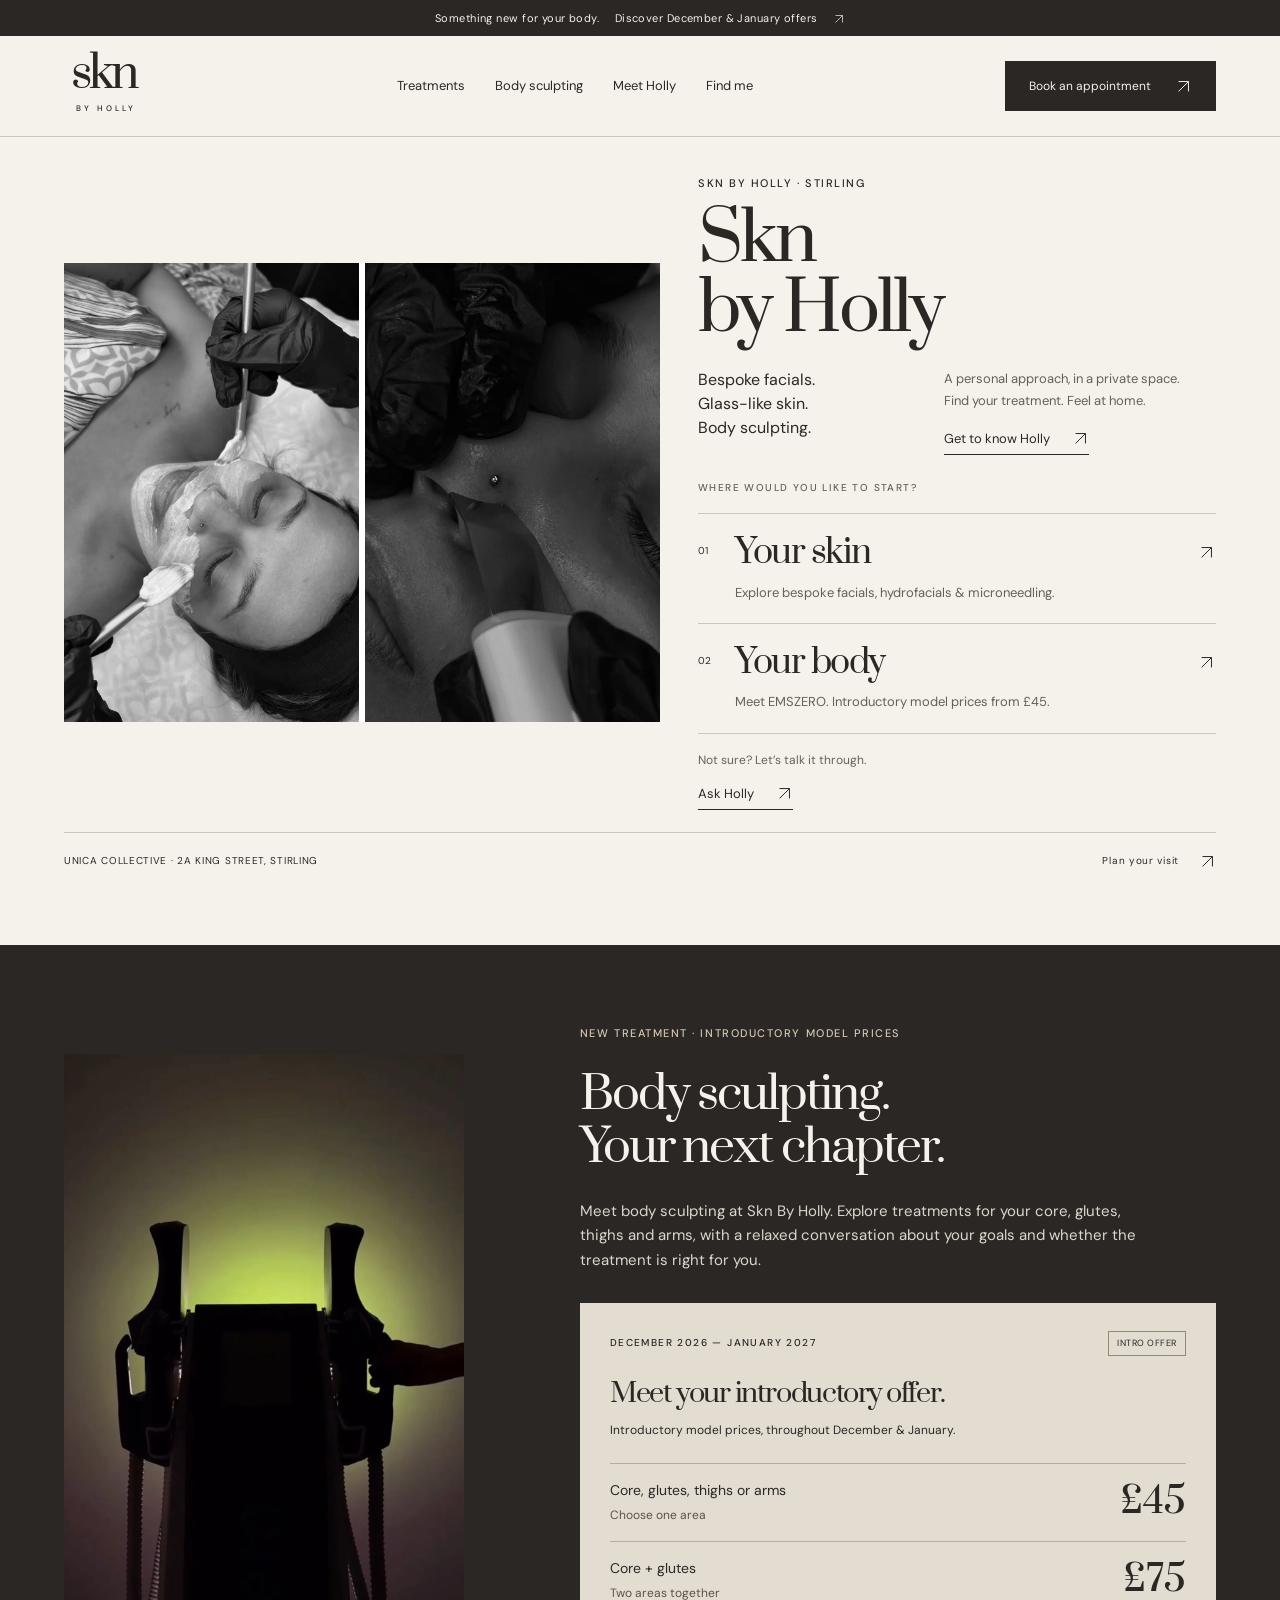
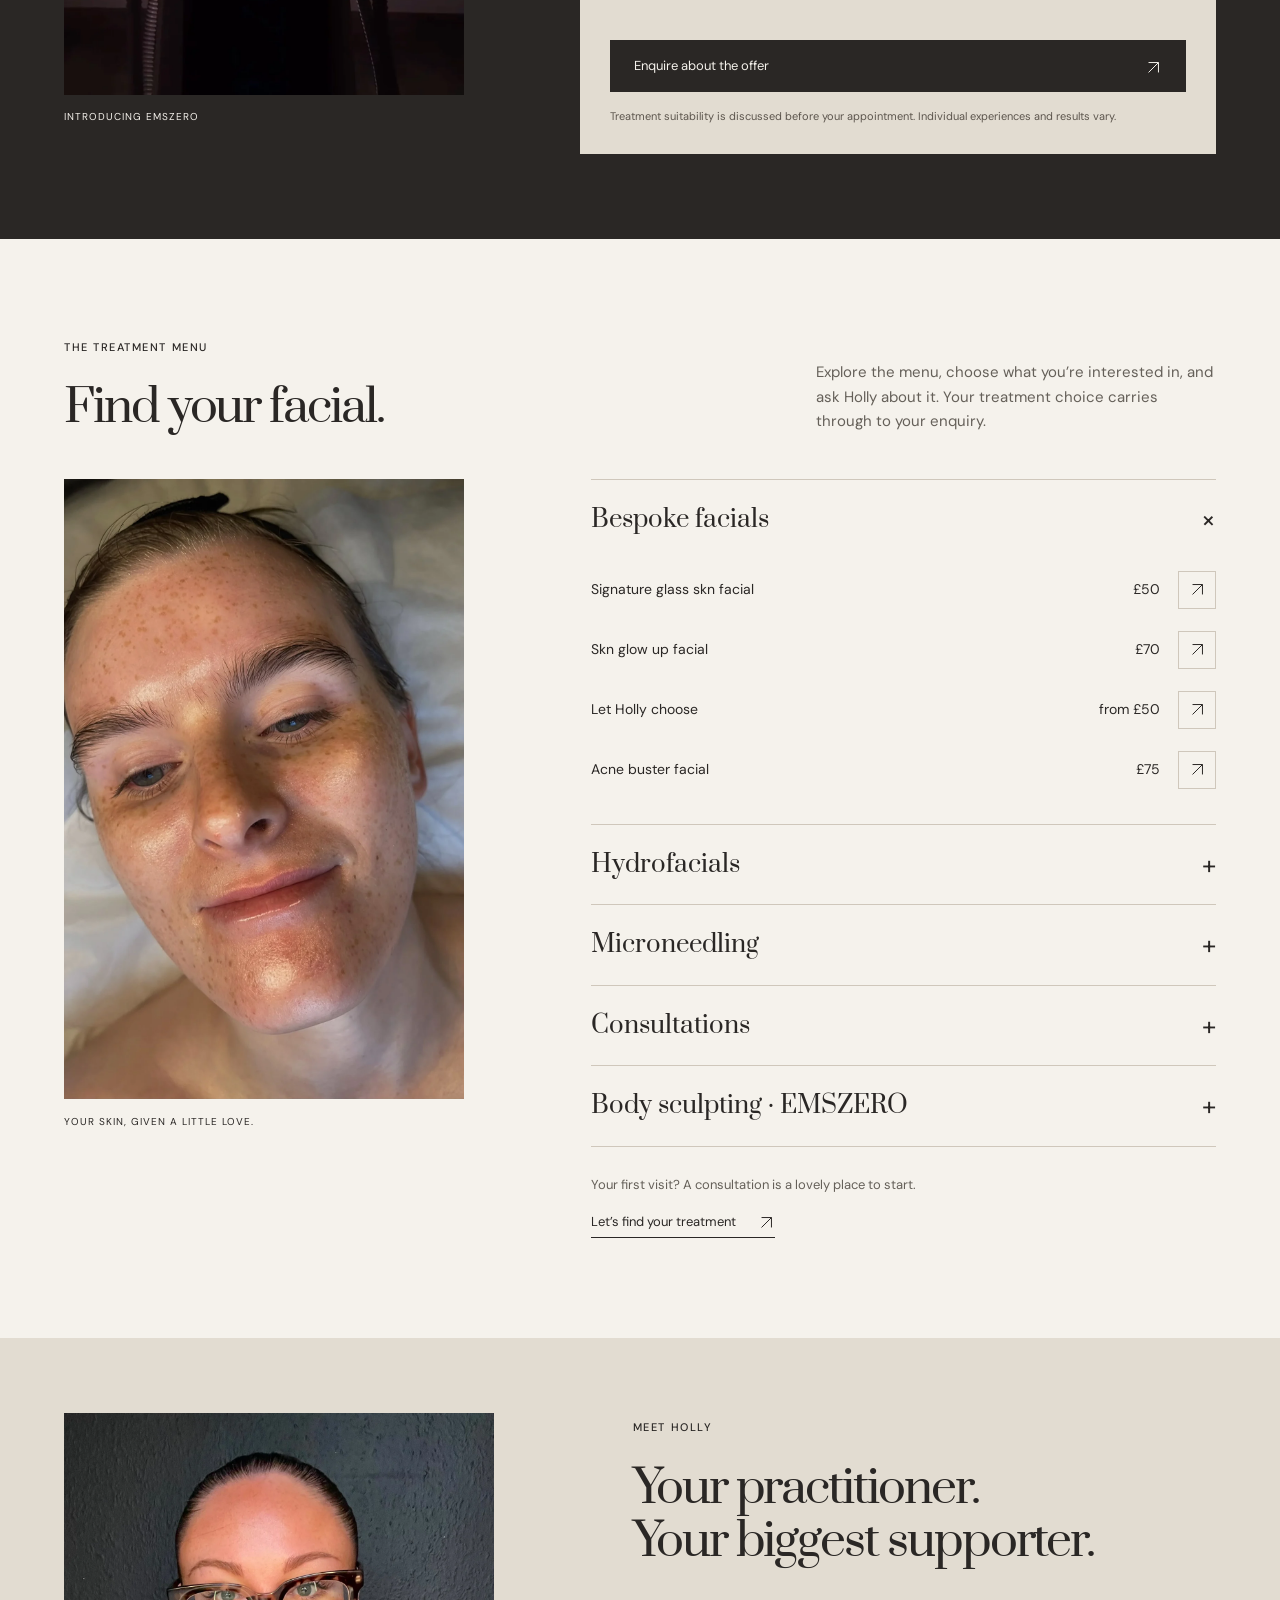
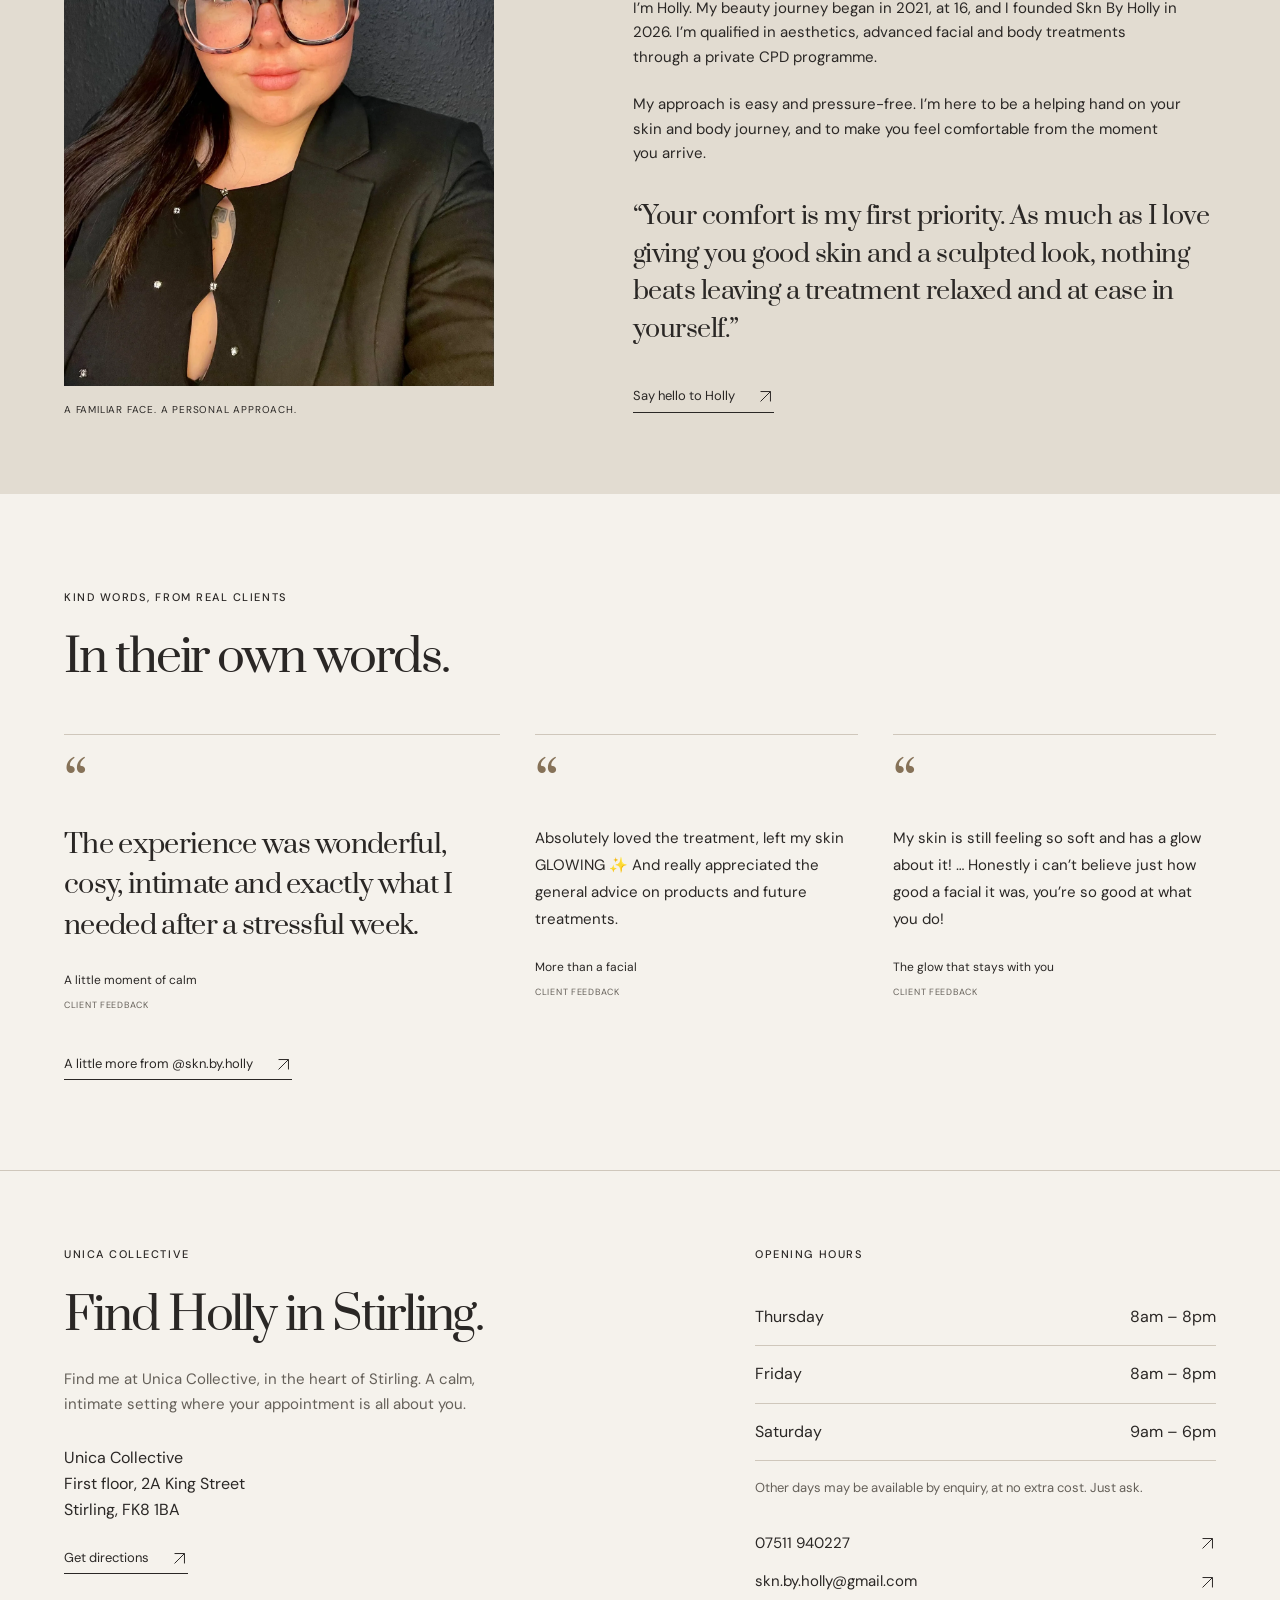
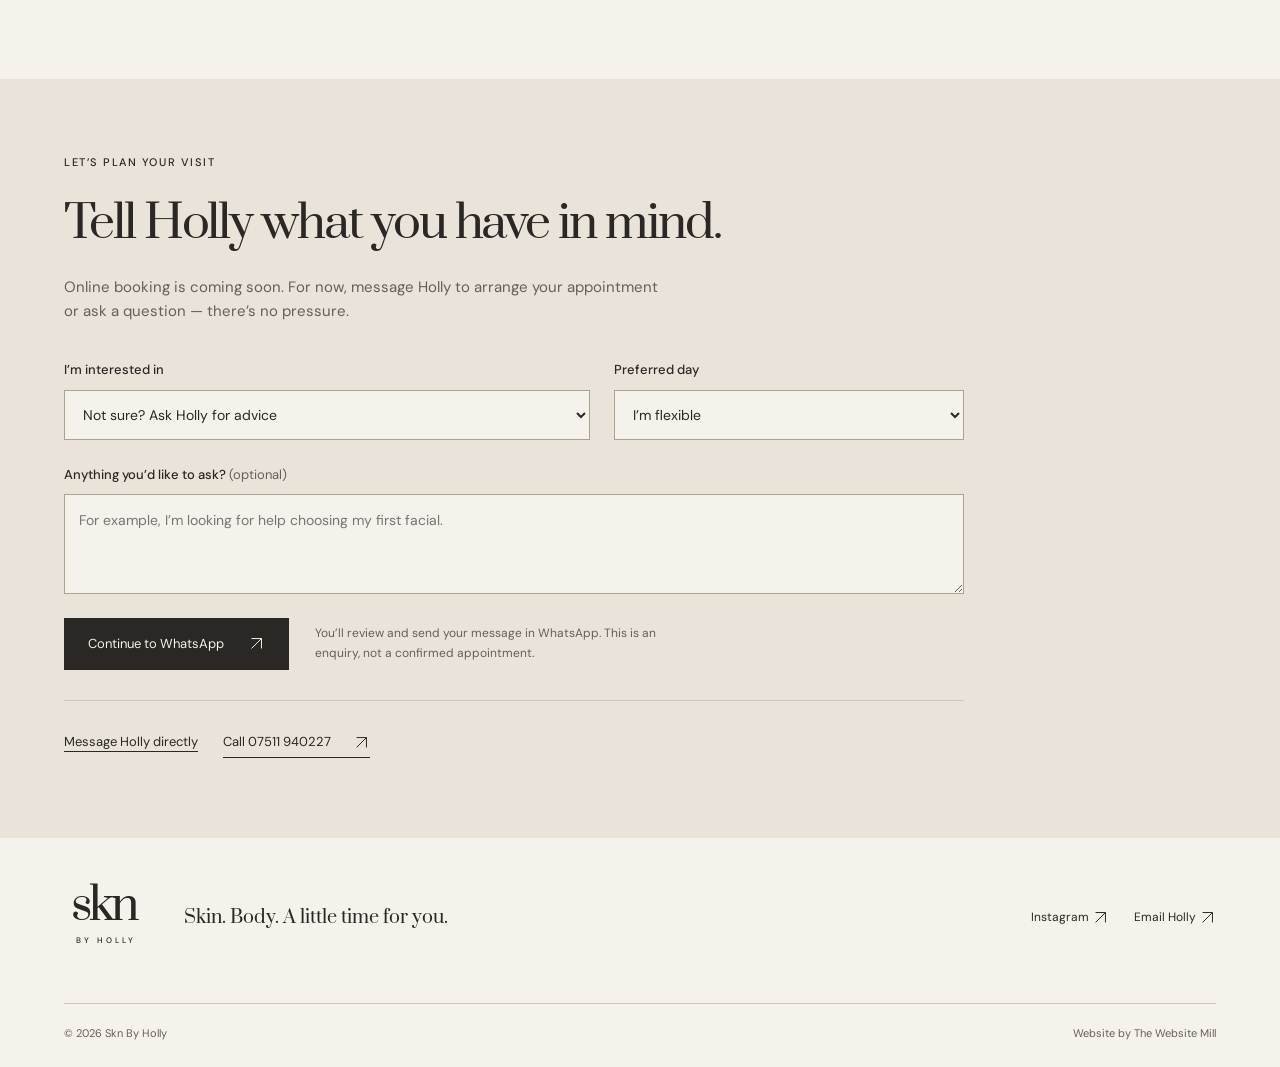
<file: index.html>
<!DOCTYPE html>

<html lang="en-GB">
<head>
<meta charset="utf-8"/><meta content="width=device-width, initial-scale=1" name="viewport"/>
<meta content="#f5f2ec" name="theme-color"/>
<title>Skn by Holly</title>
<meta content="Bespoke facials, glass-like skin and EMSZERO body sculpting with Holly in Stirling. A private, welcoming space at Unica Collective. Explore treatments and prices." name="description"/>
<meta content="Skn by Holly" property="og:title"/><meta content="A little time for you. Bespoke skin treatments and body sculpting in a calm, private space in Stirling." property="og:description"/><meta content="website" property="og:type"/><meta content="/assets/glass-skin.webp" property="og:image"/>
<link href="/assets/favicon.svg" rel="icon" type="image/svg+xml"/>
<link href="https://fonts.googleapis.com" rel="preconnect"/><link crossorigin="" href="https://fonts.gstatic.com" rel="preconnect"/>
<link href="https://fonts.googleapis.com/css2?family=DM+Sans:wght@400;450;500;600;700&amp;family=Prata&amp;display=swap" rel="stylesheet"/>
<link href="/styles.css" rel="stylesheet"/><script defer="" src="/site-config.js"></script><script defer="" src="/script.js"></script>
<script type="application/ld+json">{"@context":"https://schema.org","@type":"BeautySalon","name":"Skn By Holly","description":"Bespoke facials and body sculpting in Stirling.","telephone":"+447511940227","email":"skn.by.holly@gmail.com","address":{"@type":"PostalAddress","streetAddress":"Unica Collective, First floor, 2A King Street","addressLocality":"Stirling","postalCode":"FK8 1BA","addressCountry":"GB"},"openingHoursSpecification":[{"@type":"OpeningHoursSpecification","dayOfWeek":["Thursday","Friday"],"opens":"08:00","closes":"20:00"},{"@type":"OpeningHoursSpecification","dayOfWeek":"Saturday","opens":"09:00","closes":"18:00"}],"sameAs":["https://www.instagram.com/skn.by.holly/"]}</script>
</head>
<body>
<a class="skip" href="#main">Skip to content</a>
<div class="announcement"><a href="#body">Something new for your body. <span>Discover December &amp; January offers</span> <span aria-hidden="true"><svg aria-hidden="true" class="arrow" fill="none" stroke="currentColor" stroke-width="1.4" viewbox="0 0 24 24"><path d="M5 19 19 5M5 5h14v14"></path></svg></span></a></div>
<header><a aria-label="Skn By Holly home" class="wordmark" href="#">skn<span>BY HOLLY</span></a><nav aria-label="Main navigation"><a href="#treatments">Treatments</a><a href="#body">Body sculpting</a><a href="#holly">Meet Holly</a><a href="#visit">Find me</a></nav><a class="button small" data-booking="" href="#booking">Book an appointment <span aria-hidden="true"><svg aria-hidden="true" class="arrow" fill="none" stroke="currentColor" stroke-width="1.4" viewbox="0 0 24 24"><path d="M5 19 19 5M5 5h14v14"></path></svg></span></a><button aria-controls="mobile-nav" aria-expanded="false" aria-label="Open navigation" class="menu-toggle"><span></span><span></span></button></header>
<nav aria-label="Mobile navigation" class="mobile-nav" hidden="" id="mobile-nav"><a href="#treatments">Treatments &amp; prices</a><a href="#body">Body sculpting offers</a><a href="#holly">Meet Holly</a><a href="#reviews">Kind words</a><a href="#visit">Find me</a></nav>
<main id="main">
<section class="hero section-wrap"><div class="hero-heading"><p class="eyebrow">SKN BY HOLLY · STIRLING</p><h1>Skn<br/>by Holly</h1></div><div class="hero-intro"><p class="hero-description">Bespoke facials. <br/>Glass-like skin. <br/>Body sculpting.</p><p>A personal approach, in a private space. <br/>Find your treatment. Feel at home.</p><a class="text-link" href="#holly">Get to know Holly <svg aria-hidden="true" class="arrow" fill="none" stroke="currentColor" stroke-width="1.4" viewbox="0 0 24 24"><path d="M5 19 19 5M5 5h14v14"></path></svg></a></div><figure class="hero-treatment-pair" aria-label="Facial treatments at Skn by Holly"><img src="/assets/facial-mask.webp" alt="A facial mask being applied during a treatment with Holly" width="1100" height="1460" fetchpriority="high"/><img src="/assets/facial-treatment.webp" alt="A close-up of a facial treatment at Skn by Holly" width="1100" height="1410" fetchpriority="high"/></figure><div class="hero-choices"><p class="eyebrow">WHERE WOULD YOU LIKE TO START?</p><a class="choice" href="#treatments"><span>01</span><div><h2>Your skin</h2><p>Explore bespoke facials, hydrofacials &amp; microneedling.</p></div><svg aria-hidden="true" class="arrow" fill="none" stroke="currentColor" stroke-width="1.4" viewbox="0 0 24 24"><path d="M5 19 19 5M5 5h14v14"></path></svg></a><a class="choice" href="#body"><span>02</span><div><h2>Your body</h2><p>Meet EMSZERO. Introductory model prices from £45.</p></div><svg aria-hidden="true" class="arrow" fill="none" stroke="currentColor" stroke-width="1.4" viewbox="0 0 24 24"><path d="M5 19 19 5M5 5h14v14"></path></svg></a><div class="choice-foot"><p>Not sure? Let’s talk it through.</p><a class="text-link" href="#booking">Ask Holly <svg aria-hidden="true" class="arrow" fill="none" stroke="currentColor" stroke-width="1.4" viewbox="0 0 24 24"><path d="M5 19 19 5M5 5h14v14"></path></svg></a></div></div><div class="hero-bottom"><span>UNICA COLLECTIVE · 2A KING STREET, STIRLING</span><a href="#visit">Plan your visit <svg aria-hidden="true" class="arrow" fill="none" stroke="currentColor" stroke-width="1.4" viewbox="0 0 24 24"><path d="M5 19 19 5M5 5h14v14"></path></svg></a></div></section>
<section class="body-section section-wrap" id="body"><div class="body-visual"><img alt="EMSZERO body sculpting equipment at Skn By Holly" height="1800" loading="lazy" src="/assets/body-sculpting.webp" width="1123"/><span class="image-label">INTRODUCING EMSZERO</span></div><div class="body-copy"><p class="eyebrow">NEW TREATMENT · INTRODUCTORY MODEL PRICES</p><h2>Body sculpting.
Your next chapter.</h2><p>Meet body sculpting at Skn By Holly. Explore treatments for your core, glutes, thighs and arms, with a relaxed conversation about your goals and whether the treatment is right for you.</p><div class="offer"><div class="offer-heading"><span class="eyebrow">DECEMBER 2026 — JANUARY 2027</span><span class="offer-tag">INTRO OFFER</span></div><h3>Meet your introductory offer.</h3><p class="offer-subtitle">Introductory model prices, throughout December &amp; January.</p><dl class="offer-prices"><div><dt>Core, glutes, thighs or arms <small>Choose one area</small></dt><dd>£45</dd></div><div><dt>Core + glutes <small>Two areas together</small></dt><dd>£75</dd></div></dl><a class="button light" href="https://wa.me/447511940227?text=Hi%20Holly%2C%20I%27d%20love%20to%20enquire%20about%20your%20body%20sculpting%20introductory%20offer.">Enquire about the offer <span aria-hidden="true"><svg aria-hidden="true" class="arrow" fill="none" stroke="currentColor" stroke-width="1.4" viewbox="0 0 24 24"><path d="M5 19 19 5M5 5h14v14"></path></svg></span></a><p class="fine">Treatment suitability is discussed before your appointment. Individual experiences and results vary.</p></div></div></section>
<section class="treatments section-wrap" id="treatments"><div class="section-heading"><div><p class="eyebrow">THE TREATMENT MENU</p><h2>Find your facial.</h2></div><p>Explore the menu, choose what you’re interested in, and ask Holly about it. Your treatment choice carries through to your enquiry.</p></div><div class="treatment-layout"><div class="treatment-image"><img alt="A client’s radiant skin after a bespoke facial" height="1800" loading="lazy" src="/assets/skin-detail.webp" width="1162"/><span>YOUR SKIN, GIVEN A LITTLE LOVE.</span></div><div class="menu-list">
<details open=""><summary><span> Bespoke facials</span><b aria-hidden="true">+</b></summary><dl><div><dt>Signature glass skn facial</dt><dd>£50<button aria-label="Enquire about Signature glass skn facial at £50" class="choose-treatment" data-treatment="Signature glass skn facial · £50" type="button"><svg aria-hidden="true" class="arrow" fill="none" stroke="currentColor" stroke-width="1.4" viewbox="0 0 24 24"><path d="M5 19 19 5M5 5h14v14"></path></svg></button></dd></div><div><dt>Skn glow up facial</dt><dd>£70<button aria-label="Enquire about Skn glow up facial at £70" class="choose-treatment" data-treatment="Skn glow up facial · £70" type="button"><svg aria-hidden="true" class="arrow" fill="none" stroke="currentColor" stroke-width="1.4" viewbox="0 0 24 24"><path d="M5 19 19 5M5 5h14v14"></path></svg></button></dd></div><div><dt>Let Holly choose</dt><dd>from £50<button aria-label="Enquire about Let Holly choose at from £50" class="choose-treatment" data-treatment="Let Holly choose · from £50" type="button"><svg aria-hidden="true" class="arrow" fill="none" stroke="currentColor" stroke-width="1.4" viewbox="0 0 24 24"><path d="M5 19 19 5M5 5h14v14"></path></svg></button></dd></div><div><dt>Acne buster facial</dt><dd>£75<button aria-label="Enquire about Acne buster facial at £75" class="choose-treatment" data-treatment="Acne buster facial · £75" type="button"><svg aria-hidden="true" class="arrow" fill="none" stroke="currentColor" stroke-width="1.4" viewbox="0 0 24 24"><path d="M5 19 19 5M5 5h14v14"></path></svg></button></dd></div></dl></details>
<details><summary><span> Hydrofacials</span><b aria-hidden="true">+</b></summary><dl><div><dt>Express hydrofacial</dt><dd>£55<button aria-label="Enquire about Express hydrofacial at £55" class="choose-treatment" data-treatment="Express hydrofacial · £55" type="button"><svg aria-hidden="true" class="arrow" fill="none" stroke="currentColor" stroke-width="1.4" viewbox="0 0 24 24"><path d="M5 19 19 5M5 5h14v14"></path></svg></button></dd></div><div><dt>Luxury hydrofacial</dt><dd>£75<button aria-label="Enquire about Luxury hydrofacial at £75" class="choose-treatment" data-treatment="Luxury hydrofacial · £75" type="button"><svg aria-hidden="true" class="arrow" fill="none" stroke="currentColor" stroke-width="1.4" viewbox="0 0 24 24"><path d="M5 19 19 5M5 5h14v14"></path></svg></button></dd></div><div><dt>Add-on dermaplaning</dt><dd>£10<button aria-label="Enquire about Add-on dermaplaning at £10" class="choose-treatment" data-treatment="Add-on dermaplaning · £10" type="button"><svg aria-hidden="true" class="arrow" fill="none" stroke="currentColor" stroke-width="1.4" viewbox="0 0 24 24"><path d="M5 19 19 5M5 5h14v14"></path></svg></button></dd></div></dl></details>
<details><summary><span> Microneedling</span><b aria-hidden="true">+</b></summary><dl><div><dt>Bespoke microneedling facial</dt><dd>£70<button aria-label="Enquire about Bespoke microneedling facial at £70" class="choose-treatment" data-treatment="Bespoke microneedling facial · £70" type="button"><svg aria-hidden="true" class="arrow" fill="none" stroke="currentColor" stroke-width="1.4" viewbox="0 0 24 24"><path d="M5 19 19 5M5 5h14v14"></path></svg></button></dd></div></dl></details>
<details><summary><span> Consultations</span><b aria-hidden="true">+</b></summary><dl><div><dt>Consultation</dt><dd>£10<button aria-label="Enquire about Consultation at £10" class="choose-treatment" data-treatment="Consultation · £10" type="button"><svg aria-hidden="true" class="arrow" fill="none" stroke="currentColor" stroke-width="1.4" viewbox="0 0 24 24"><path d="M5 19 19 5M5 5h14v14"></path></svg></button></dd></div><div><dt>Bespoke wedding facial consultation</dt><dd>£10<button aria-label="Enquire about Bespoke wedding facial consultation at £10" class="choose-treatment" data-treatment="Bespoke wedding facial consultation · £10" type="button"><svg aria-hidden="true" class="arrow" fill="none" stroke="currentColor" stroke-width="1.4" viewbox="0 0 24 24"><path d="M5 19 19 5M5 5h14v14"></path></svg></button></dd></div></dl></details>
<details><summary><span> Body sculpting · EMSZERO</span><b aria-hidden="true">+</b></summary><p>December 2026 &amp; January 2027 introductory model prices.</p><dl><div><dt>Core</dt><dd>£45<button aria-label="Enquire about Body sculpting — Core (Dec–Jan model price) at £45" class="choose-treatment" data-treatment="Body sculpting — Core (Dec–Jan model price) · £45" type="button"><svg aria-hidden="true" class="arrow" fill="none" stroke="currentColor" stroke-width="1.4" viewbox="0 0 24 24"><path d="M5 19 19 5M5 5h14v14"></path></svg></button></dd></div><div><dt>Glutes</dt><dd>£45<button aria-label="Enquire about Body sculpting — Glutes (Dec–Jan model price) at £45" class="choose-treatment" data-treatment="Body sculpting — Glutes (Dec–Jan model price) · £45" type="button"><svg aria-hidden="true" class="arrow" fill="none" stroke="currentColor" stroke-width="1.4" viewbox="0 0 24 24"><path d="M5 19 19 5M5 5h14v14"></path></svg></button></dd></div><div><dt>Thighs</dt><dd>£45<button aria-label="Enquire about Body sculpting — Thighs (Dec–Jan model price) at £45" class="choose-treatment" data-treatment="Body sculpting — Thighs (Dec–Jan model price) · £45" type="button"><svg aria-hidden="true" class="arrow" fill="none" stroke="currentColor" stroke-width="1.4" viewbox="0 0 24 24"><path d="M5 19 19 5M5 5h14v14"></path></svg></button></dd></div><div><dt>Arms</dt><dd>£45<button aria-label="Enquire about Body sculpting — Arms (Dec–Jan model price) at £45" class="choose-treatment" data-treatment="Body sculpting — Arms (Dec–Jan model price) · £45" type="button"><svg aria-hidden="true" class="arrow" fill="none" stroke="currentColor" stroke-width="1.4" viewbox="0 0 24 24"><path d="M5 19 19 5M5 5h14v14"></path></svg></button></dd></div><div><dt>Core + glutes</dt><dd>£75<button aria-label="Enquire about Body sculpting — Core + glutes (Dec–Jan model price) at £75" class="choose-treatment" data-treatment="Body sculpting — Core + glutes (Dec–Jan model price) · £75" type="button"><svg aria-hidden="true" class="arrow" fill="none" stroke="currentColor" stroke-width="1.4" viewbox="0 0 24 24"><path d="M5 19 19 5M5 5h14v14"></path></svg></button></dd></div></dl></details>
<div class="menu-help"><p>Your first visit? A consultation is a lovely place to start.</p><a class="text-link" data-booking="" href="#booking">Let’s find your treatment <span aria-hidden="true"><svg aria-hidden="true" class="arrow" fill="none" stroke="currentColor" stroke-width="1.4" viewbox="0 0 24 24"><path d="M5 19 19 5M5 5h14v14"></path></svg></span></a></div></div></div></section>
<section class="about section-wrap" id="holly"><div class="about-copy"><p class="eyebrow">MEET HOLLY</p><h2>Your practitioner.
Your biggest supporter.</h2><p>I’m Holly. My beauty journey began in 2021, at 16, and I founded Skn By Holly in 2026. I’m qualified in aesthetics, advanced facial and body treatments through a private CPD programme.</p><p>My approach is easy and pressure-free. I’m here to be a helping hand on your skin and body journey, and to make you feel comfortable from the moment you arrive.</p><blockquote>“Your comfort is my first priority. As much as I love giving you good skin and a sculpted look, nothing beats leaving a treatment relaxed and at ease in yourself.”</blockquote><a class="text-link" href="https://wa.me/447511940227">Say hello to Holly <span aria-hidden="true"><svg aria-hidden="true" class="arrow" fill="none" stroke="currentColor" stroke-width="1.4" viewbox="0 0 24 24"><path d="M5 19 19 5M5 5h14v14"></path></svg></span></a></div><div class="about-image"><img alt="Holly, founder of Skn By Holly" height="1800" loading="lazy" src="/assets/holly.webp" width="1350"/><span class="portrait-caption">A FAMILIAR FACE. A PERSONAL APPROACH.</span></div></section>
<section class="reviews section-wrap" id="reviews"><p class="eyebrow">KIND WORDS, FROM REAL CLIENTS</p><h2>In their own words.</h2><div class="review-grid"><figure><span aria-hidden="true" class="quote-mark">“</span><blockquote>The experience was wonderful, cosy, intimate and exactly what I needed after a stressful week.</blockquote><figcaption>A little moment of calm <span>CLIENT FEEDBACK</span></figcaption></figure><figure><span aria-hidden="true" class="quote-mark">“</span><blockquote>Absolutely loved the treatment, left my skin GLOWING ✨ And really appreciated the general advice on products and future treatments.</blockquote><figcaption>More than a facial <span>CLIENT FEEDBACK</span></figcaption></figure><figure><span aria-hidden="true" class="quote-mark">“</span><blockquote>My skin is still feeling so soft and has a glow about it! … Honestly i can’t believe just how good a facial it was, you’re so good at what you do!</blockquote><figcaption>The glow that stays with you <span>CLIENT FEEDBACK</span></figcaption></figure></div><a class="text-link" href="https://www.instagram.com/skn.by.holly/" rel="noopener noreferrer" target="_blank">A little more from @skn.by.holly <span aria-hidden="true"><svg aria-hidden="true" class="arrow" fill="none" stroke="currentColor" stroke-width="1.4" viewbox="0 0 24 24"><path d="M5 19 19 5M5 5h14v14"></path></svg></span></a></section>
<section class="visit section-wrap" id="visit"><div><p class="eyebrow">UNICA COLLECTIVE</p><h2>Find Holly in Stirling.</h2><p>Find me at Unica Collective, in the heart of Stirling. A calm, intimate setting where your appointment is all about you.</p><address>Unica Collective<br/>First floor, 2A King Street<br/>Stirling, FK8 1BA</address><a class="text-link" href="https://www.google.com/maps/search/?api=1&amp;query=Unica%20Collective%202A%20King%20Street%20Stirling%20FK8%201BA" rel="noopener noreferrer" target="_blank">Get directions <span aria-hidden="true"><svg aria-hidden="true" class="arrow" fill="none" stroke="currentColor" stroke-width="1.4" viewbox="0 0 24 24"><path d="M5 19 19 5M5 5h14v14"></path></svg></span></a></div><div class="hours"><p class="eyebrow">OPENING HOURS</p><dl><div><dt>Thursday</dt><dd>8am – 8pm</dd></div><div><dt>Friday</dt><dd>8am – 8pm</dd></div><div><dt>Saturday</dt><dd>9am – 6pm</dd></div></dl><p>Other days may be available by enquiry, at no extra cost. Just ask.</p><div class="contact-links"><a href="tel:+447511940227">07511 940227 <span aria-hidden="true"><svg aria-hidden="true" class="arrow" fill="none" stroke="currentColor" stroke-width="1.4" viewbox="0 0 24 24"><path d="M5 19 19 5M5 5h14v14"></path></svg></span></a><a href="mailto:skn.by.holly@gmail.com">skn.by.holly@gmail.com <span aria-hidden="true"><svg aria-hidden="true" class="arrow" fill="none" stroke="currentColor" stroke-width="1.4" viewbox="0 0 24 24"><path d="M5 19 19 5M5 5h14v14"></path></svg></span></a></div></div></section>
<section class="booking section-wrap" id="booking"><p class="eyebrow">LET’S PLAN YOUR VISIT</p><h2>Tell Holly what you have in mind.</h2><p id="booking-message">Online booking is coming soon. For now, message Holly to arrange your appointment or ask a question — there’s no pressure.</p><form class="enquiry-form" hidden="" id="enquiry-form"><div class="enquiry-field"><label for="enquiry-treatment">I’m interested in</label><select id="enquiry-treatment" name="treatment"><option value="I’m not sure yet — I’d like some advice">Not sure? Ask Holly for advice</option></select></div><div class="enquiry-field"><label for="enquiry-day">Preferred day</label><select id="enquiry-day" name="day"><option value="I’m flexible">I’m flexible</option><option>Thursday</option><option>Friday</option><option>Saturday</option><option value="Another day, if available">Another day, if available</option></select></div><div class="enquiry-field full"><label for="enquiry-note">Anything you’d like to ask? <span>(optional)</span></label><textarea id="enquiry-note" maxlength="1200" name="note" placeholder="For example, I’m looking for help choosing my first facial." rows="3"></textarea></div><div class="enquiry-submit"><button class="button" type="submit">Continue to WhatsApp <svg aria-hidden="true" class="arrow" fill="none" stroke="currentColor" stroke-width="1.4" viewbox="0 0 24 24"><path d="M5 19 19 5M5 5h14v14"></path></svg></button><p>You’ll review and send your message in WhatsApp. This is an enquiry, not a confirmed appointment.</p></div></form><noscript>Please use the direct WhatsApp or phone links below to enquire.</noscript><div class="actions"><a class="button" href="https://wa.me/447511940227" id="primary-booking">Message Holly directly</a><a class="text-link" href="tel:+447511940227">Call 07511 940227 <span aria-hidden="true"><svg aria-hidden="true" class="arrow" fill="none" stroke="currentColor" stroke-width="1.4" viewbox="0 0 24 24"><path d="M5 19 19 5M5 5h14v14"></path></svg></span></a></div></section>
</main><footer class="section-wrap"><a class="wordmark" href="#">skn<span>BY HOLLY</span></a><p>Skin. Body. A little time for you.</p><div><a href="https://www.instagram.com/skn.by.holly/" rel="noopener noreferrer" target="_blank">Instagram <svg aria-hidden="true" class="arrow" fill="none" stroke="currentColor" stroke-width="1.4" viewbox="0 0 24 24"><path d="M5 19 19 5M5 5h14v14"></path></svg></a><a href="mailto:skn.by.holly@gmail.com">Email Holly <svg aria-hidden="true" class="arrow" fill="none" stroke="currentColor" stroke-width="1.4" viewbox="0 0 24 24"><path d="M5 19 19 5M5 5h14v14"></path></svg></a></div><div class="footer-bottom"><span>© <span id="year">2026</span> Skn By Holly</span><a href="https://thewebsitemill.co.uk/" rel="noopener noreferrer" target="_blank">Website by The Website Mill</a></div></footer>
</body></html>
</file>
<file: styles.css>
:root {
  --paper: #f5f2ec; --bone: #e2dcd1; --stone: #b7a994;
  --ink: #2a2725; --muted: #656059; --line: #cfc7bb;
  --serif: 'Prata', Georgia, serif; --sans: 'DM Sans', Arial, sans-serif;
  --gutter: clamp(22px, 5vw, 88px);
}
* { box-sizing: border-box; }
html { scroll-behavior: smooth; scroll-padding-top: 115px; }
body { margin: 0; background: var(--paper); color: var(--ink); font: 16px/1.65 var(--sans); -webkit-font-smoothing: antialiased; }
a { color: inherit; text-decoration: none; }
button, input, textarea, select { font: inherit; color: inherit; border-radius: 0; }
button, a, summary { touch-action: manipulation; -webkit-tap-highlight-color: transparent; }
button, summary { cursor: pointer; }
[hidden] { display: none !important; }
a:focus-visible, button:focus-visible, summary:focus-visible, select:focus-visible, textarea:focus-visible { outline: 2px solid #80694c; outline-offset: 5px; }
img { display: block; width: 100%; height: auto; }
figure, p { margin: 0 0 22px; }
h1, h2, h3 { font: 400 48px/1.15 var(--serif); letter-spacing: -.045em; margin: 0; }
h1 { font-size: clamp(68px, 7vw, 108px); line-height: 1.03; }
h2 { font-size: clamp(34px, 3.6vw, 58px); white-space: pre-line; }
h3 { font-size: 28px; }
em { font-style: normal; }
.section-wrap { padding-inline: var(--gutter); max-width: 1720px; margin-inline: auto; }
.eyebrow { font-size: 11px; line-height: 1.6; letter-spacing: .14em; font-weight: 500; margin-bottom: 25px; }
.arrow { width: 17px; height: 17px; display: inline-block; vertical-align: middle; flex-shrink: 0; }
.button { display: inline-flex; gap: 24px; align-items: center; justify-content: space-between; min-height: 50px; padding: 15px 23px; border: 1px solid var(--ink); background: var(--ink); color: var(--paper); font-size: 13px; line-height: 1.5; transition: background .2s; }
.button:hover { background: #51473b; }
.button.light { background: var(--paper); color: var(--ink); border-color: var(--paper); }
.button.light:hover { background: var(--bone); }
.button.small { min-height: 44px; font-size: 12px; }
.text-link { display: inline-flex; gap: 22px; align-items: center; padding: 6px 0; border-bottom: 1px solid currentColor; font-size: 13px; line-height: 1.5; }
.text-link:hover { color: #80694c; }
.actions { display: flex; align-items: center; flex-wrap: wrap; gap: 25px; }
.skip { position: fixed; left: 20px; top: -100px; padding: 12px; background: var(--ink); color: white; z-index: 100; }
.skip:focus { top: 10px; }
.announcement { padding: 9px var(--gutter); text-align: center; font-size: 11px; letter-spacing: .04em; background: var(--ink); color: var(--paper); }
.announcement span { margin-left: 12px; }
.announcement .arrow { width: 12px; height: 12px; }
header { position: sticky; top: 0; z-index: 20; display: flex; justify-content: space-between; align-items: center; gap: 30px; padding: 20px var(--gutter); border-bottom: 1px solid var(--line); background: var(--paper); }
.wordmark { display: inline-flex; flex-direction: column; align-items: center; font: 400 45px/.8 var(--serif); letter-spacing: -3px; min-width: 80px; }
.wordmark span { font: 500 8px/1.7 var(--sans); letter-spacing: 3px; margin-top: 10px; margin-left: 3px; }
header nav { display: flex; gap: 30px; align-items: center; font-size: 13px; }
header nav a { padding: 6px 0; }
header nav a:hover { text-decoration: underline; text-underline-offset: 6px; }
.menu-toggle { display: none; }
.mobile-nav { position: fixed; left: 0; right: 0; z-index: 19; background: var(--paper); border-bottom: 1px solid var(--line); padding: 24px var(--gutter); display: flex; flex-direction: column; gap: 18px; }
/* A typographic opening followed by an asymmetrical photographic composition. */
.hero { display: grid; grid-template-columns: 1.1fr 1fr .7fr; gap: 0 4vw; padding-top: 42px; }
.hero-heading { grid-column: 1 / 3; padding-bottom: 40px; }
.hero-heading .eyebrow { margin-bottom: 20px; }
.hero-intro { grid-column: 3; align-self: end; padding-bottom: 43px; }
.hero-description { font-size: 17px; line-height: 1.5; margin-bottom: 15px; }
.hero-intro > p:not(.hero-description) { font-size: 13px; color: var(--muted); }
.hero-photo { grid-column: 1; margin: 0; }
.hero-photo img { width: 100%; height: auto; }
.hero-photo figcaption, .hero-body-photo figcaption { font-size: 12px; padding-top: 14px; }
.hero-choices { grid-column: 2; align-self: center; padding-block: 25px; }
.hero-choices > .eyebrow { font-size: 10px; color: var(--muted); }
.choice { display: grid; grid-template-columns: 22px 1fr 18px; gap: 15px; border-top: 1px solid var(--line); padding: 26px 0; align-items: start; }
.choice > span { font-size: 10px; margin-top: 9px; }
.choice h2 { font-size: clamp(27px, 2.6vw, 40px); margin-bottom: 14px; }
.choice p { font-size: 13px; color: var(--muted); margin: 0; }
.choice > .arrow { margin-top: 10px; transition: transform .2s; }
.choice:hover > .arrow { transform: translate(3px, -3px); }
.choice-foot { border-top: 1px solid var(--line); padding-top: 25px; }
.choice-foot p { font-size: 12px; color: var(--muted); margin-bottom: 7px; }
.hero-body-photo { grid-column: 3; margin: 0 0 2px; align-self: end; }
.hero-body-photo img { width: 100%; height: auto; }
.hero-bottom { grid-column: 1 / -1; display: flex; justify-content: space-between; gap: 25px; padding: 25px 0; margin-top: 20px; border-top: 1px solid var(--line); font-size: 10px; letter-spacing: .07em; }
.hero-bottom a { display: flex; align-items: center; gap: 20px; }
.body-section { margin-top: 55px; padding-top: 80px; padding-bottom: 85px; background: var(--ink); color: var(--paper); display: grid; grid-template-columns: .65fr 1fr; gap: 8vw; align-items: start; }
.body-visual { position: relative; max-width: 400px; align-self: center; }
.body-visual img { width: 100%; height: auto; }
.image-label { display: block; font-size: 10px; letter-spacing: .1em; padding-top: 14px; }
.body-copy > p:not(.eyebrow) { margin: 25px 0 30px; max-width: 580px; font-size: 15px; color: #ded6cb; }
.body-copy > .eyebrow { color: #d5c6b1; }
.offer { background: var(--bone); color: var(--ink); padding: 28px 30px; }
.offer-heading { display: flex; justify-content: space-between; align-items: center; gap: 18px; margin-bottom: 22px; }
.offer-heading .eyebrow { font-size: 10px; margin: 0; }
.offer-tag { font-size: 9px; letter-spacing: .06em; border: 1px solid #988770; padding: 4px 8px; white-space: nowrap; }
.offer h3 { font-size: 27px; }
.offer-subtitle { font-size: 12px; margin: 12px 0 22px; }
.offer-prices { margin: 0 0 22px; }
.offer-prices > div { display: flex; justify-content: space-between; gap: 20px; padding: 15px 0; border-top: 1px solid #b8ad9b; }
.offer-prices dt { font-size: 14px; }
.offer-prices small { display: block; color: #59534c; font-size: 12px; margin-top: 4px; }
.offer-prices dd { font: 36px/1.3 var(--serif); margin: 0; }
.offer .button { width: 100%; background: var(--ink); color: var(--paper); border-color: var(--ink); }
.fine { font-size: 11px; line-height: 1.6; margin: 16px 0 0; color: #5c554d; }
.treatments { padding-top: 100px; padding-bottom: 100px; }
.section-heading { display: flex; justify-content: space-between; align-items: end; gap: 55px; margin-bottom: 45px; }
.section-heading > p { max-width: 400px; font-size: 15px; color: var(--muted); margin: 0; }
.treatment-layout { display: grid; grid-template-columns: .68fr 1fr; gap: 8vw; align-items: start; }
.treatment-image { max-width: 400px; }
.treatment-image img { height: auto; width: 100%; }
.treatment-image > span { display: block; padding-top: 15px; font-size: 10px; letter-spacing: .1em; }
.menu-list details { border-top: 1px solid var(--line); }
.menu-list details:last-of-type { border-bottom: 1px solid var(--line); }
summary { list-style: none; display: flex; justify-content: space-between; align-items: center; gap: 18px; padding: 23px 0; font: 24px/1.4 var(--serif); }
summary::-webkit-details-marker { display: none; }
summary b { font: 26px/1 var(--sans); }
details[open] summary b { transform: rotate(45deg); }
details dl { margin: 0 0 24px; }
details dl > div { display: grid; grid-template-columns: minmax(0, 1fr) auto; align-items: center; gap: 18px; font-size: 14px; padding: 11px 0; }
details dd { margin: 0; white-space: nowrap; display: flex; align-items: center; gap: 18px; }
details > p { font-size: 12px; color: var(--muted); }
.choose-treatment { display: grid; place-items: center; width: 38px; height: 38px; background: none; border: 1px solid var(--line); }
.choose-treatment:hover { background: var(--bone); }
.menu-help { padding-top: 27px; }
.menu-help p { font-size: 13px; color: var(--muted); margin-bottom: 10px; }
.about { display: grid; grid-template-columns: .8fr 1fr; gap: 8vw; padding-top: 75px; padding-bottom: 75px; background: var(--bone); align-items: center; }
.about-copy { grid-column: 2; grid-row: 1; }
.about-copy h2 { margin-bottom: 28px; }
.about-copy > p:not(.eyebrow) { max-width: 550px; font-size: 15px; }
.about-copy blockquote { font: 25px/1.5 var(--serif); letter-spacing: -.02em; margin: 32px 0; }
.about-image { grid-column: 1; grid-row: 1; max-width: 430px; }
.about-image img { width: 100%; height: auto; }
.portrait-caption { display: block; font-size: 10px; letter-spacing: .08em; margin-top: 16px; }
.reviews { padding-top: 95px; padding-bottom: 90px; }
.review-grid { display: grid; grid-template-columns: 1.35fr 1fr 1fr; gap: 35px; margin: 50px 0 35px; }
.review-grid figure { margin: 0; border-top: 1px solid var(--line); padding-top: 25px; }
.quote-mark { font: 60px/.9 var(--serif); color: #867258; }
.review-grid blockquote { margin: 10px 0 25px; font-size: 15px; line-height: 1.8; }
.review-grid figure:first-child blockquote { font: 27px/1.5 var(--serif); letter-spacing: -.025em; }
.review-grid figcaption { font-size: 12px; }
.review-grid figcaption span { display: block; font-size: 9px; letter-spacing: .08em; color: var(--muted); margin-top: 7px; }
.visit { display: grid; grid-template-columns: 1.1fr .9fr; gap: 10vw; padding-top: 75px; padding-bottom: 85px; border-top: 1px solid var(--line); }
.visit h2 { margin-bottom: 25px; }
.visit p:not(.eyebrow) { max-width: 460px; font-size: 15px; color: var(--muted); }
address { font-size: 16px; font-style: normal; margin: 28px 0 18px; }
.hours dl { margin-top: 0; }
.hours dl > div { display: flex; justify-content: space-between; gap: 20px; padding: 15px 0; border-bottom: 1px solid var(--line); }
.hours dd { margin: 0; white-space: nowrap; }
.hours > p:not(.eyebrow) { font-size: 13px; }
.contact-links { display: grid; gap: 14px; font-size: 15px; padding-top: 10px; }
.contact-links a { display: flex; justify-content: space-between; gap: 16px; overflow-wrap: anywhere; }
.booking { padding-top: 75px; padding-bottom: 80px; background: #e9e3d9; }
.booking h2 { max-width: 750px; }
.booking > p:not(.eyebrow) { max-width: 600px; font-size: 15px; margin-top: 25px; color: var(--muted); }
.enquiry-form { display: grid; grid-template-columns: 1.5fr 1fr; gap: 24px; max-width: 900px; margin: 35px 0 30px; }
.enquiry-field { min-width: 0; }
.enquiry-field.full, .enquiry-submit { grid-column: 1 / -1; }
.enquiry-field label { display: block; font-size: 13px; font-weight: 500; margin-bottom: 9px; }
.enquiry-field label span { font-weight: 400; color: var(--muted); }
.enquiry-field select, .enquiry-field textarea { display: block; width: 100%; padding: 14px; font-size: 14px; background: var(--paper); border: 1px solid #aca08f; }
.enquiry-field textarea { resize: vertical; min-height: 100px; }
.enquiry-submit { display: flex; gap: 26px; align-items: center; }
.enquiry-submit p { font-size: 12px; max-width: 350px; color: var(--muted); margin: 0; }
.booking .actions { border-top: 1px solid var(--line); padding-top: 25px; max-width: 900px; }
.booking .actions .button { border: none; background: none; color: var(--ink); padding: 0; min-height: 0; border-bottom: 1px solid currentColor; font-size: 13px; }
footer { padding-top: 50px; padding-bottom: 25px; display: flex; align-items: center; flex-wrap: wrap; gap: 40px; }
footer > p { font: 18px/1.4 var(--serif); margin: 0; }
footer > div:not(.footer-bottom) { margin-left: auto; display: flex; gap: 25px; font-size: 12px; }
.footer-bottom { width: 100%; display: flex; justify-content: space-between; gap: 25px; padding-top: 20px; margin-top: 15px; border-top: 1px solid var(--line); font-size: 11px; color: var(--muted); }
@media (min-width: 1700px) {
  .hero { grid-template-columns: 1.1fr 1fr .7fr; }
  .hero-photo { max-width: 480px; }
  .hero-body-photo { max-width: 310px; }
}
@media (max-width: 1050px) {
  header nav { gap: 19px; font-size: 12px; }
  header .button { gap: 16px; font-size: 11px; padding: 12px 16px; }
  .hero { gap: 0 3vw; }
  .hero-description { font-size: 15px; }
  .hero-intro { padding-bottom: 38px; }
  .hero-choices > .eyebrow { font-size: 9px; }
  .choice { gap: 9px; grid-template-columns: 17px 1fr 15px; padding: 20px 0; }
  .choice h2 { font-size: 27px; }
  .choice p { font-size: 12px; }
  .body-section, .treatment-layout, .about { gap: 5vw; }
  .offer { padding: 25px; }
  .offer-heading { flex-wrap: wrap; gap: 12px; }
  .offer h3 { font-size: 24px; }
  .review-grid { gap: 25px; }
}
@media (max-width: 760px) {
  html { scroll-padding-top: 94px; }
  header { gap: 14px; padding-block: 17px; }
  header nav { display: none; }
  header > .button { margin-left: auto; padding: 10px 12px; font-size: 10px; gap: 15px; min-height: 40px; }
  .wordmark { font-size: 38px; min-width: 65px; }
  .wordmark span { font-size: 7px; letter-spacing: 2.5px; margin-top: 8px; }
  .menu-toggle { display: flex; flex-direction: column; gap: 6px; border: 0; padding: 12px 0 12px 8px; background: none; }
  .menu-toggle span { width: 22px; height: 1px; background: var(--ink); }
  .announcement { font-size: 10px; line-height: 1.6; padding-block: 8px; }
  .announcement span { margin-left: 4px; }
  .eyebrow { font-size: 10px; letter-spacing: .11em; margin-bottom: 20px; }
  h1 { font-size: clamp(58px, 12.7vw, 90px); }
  h2 { font-size: clamp(34px, 7vw, 45px); }
  .hero { grid-template-columns: 1.35fr .8fr; gap: 0 16px; padding-top: 30px; }
  .hero-heading { grid-column: 1 / -1; padding-bottom: 24px; }
  .hero-intro { grid-column: 1 / -1; padding: 0 0 30px; }
  .hero-description { font-size: 16px; margin-bottom: 14px; }
  .hero-description br { display: none; }
  .hero-intro > p:not(.hero-description) { font-size: 13px; margin-bottom: 14px; }
  .hero-intro > p:not(.hero-description) br { display: none; }
  .hero-photo { grid-column: 1; grid-row: 3; align-self: start; }
  .hero-body-photo { grid-column: 2; grid-row: 3; align-self: end; padding-bottom: 0; }
  .hero-photo figcaption, .hero-body-photo figcaption { font-size: 10px; padding-top: 10px; }
  .hero-choices { grid-column: 1 / -1; grid-row: 4; padding: 30px 0 15px; display: grid; grid-template-columns: 1fr 1fr; gap: 0 22px; }
  .hero-choices > .eyebrow { grid-column: 1 / -1; font-size: 9px; }
  .choice { display: block; padding: 20px 0; position: relative; }
  .choice > span { display: block; font-size: 10px; margin: 0 0 14px; }
  .choice h2 { font-size: 27px; margin-bottom: 10px; }
  .choice p { font-size: 12px; padding-right: 5px; }
  .choice > .arrow { position: absolute; top: 13px; right: 0; width: 14px; height: 14px; }
  .choice-foot { grid-column: 1 / -1; display: flex; justify-content: space-between; align-items: center; gap: 20px; padding-top: 17px; }
  .choice-foot p { margin: 0; }
  .hero-bottom { grid-row: 5; font-size: 9px; letter-spacing: 0; gap: 20px; padding-block: 18px; margin-top: 8px; align-items: center; }
  .hero-bottom > span { max-width: 190px; }
  .hero-bottom a { gap: 10px; white-space: nowrap; }
  .hero-bottom .arrow { width: 12px; height: 12px; }
  .body-section { grid-template-columns: 1fr; padding-block: 55px; margin-top: 35px; gap: 30px; }
  .body-copy { grid-row: 1; }
  .body-visual { grid-row: 2; max-width: 240px; width: 70%; justify-self: center; }
  .body-copy > p:not(.eyebrow) { font-size: 14px; margin-top: 22px; }
  .offer { padding: 23px 20px; }
  .offer-heading .eyebrow { font-size: 9px; }
  .offer h3 { font-size: 24px; }
  .offer-prices dt { font-size: 13px; }
  .offer-prices dd { font-size: 32px; }
  .offer-prices small { font-size: 11px; }
  .offer .button { font-size: 12px; gap: 12px; padding-inline: 16px; }
  .fine { font-size: 11px; }
  .treatments { padding-block: 60px; }
  .section-heading { display: block; margin-bottom: 30px; }
  .section-heading > p { margin-top: 22px; font-size: 14px; }
  .treatment-layout { grid-template-columns: 1fr; gap: 30px; }
  .treatment-image { display: none; }
  summary { font-size: 22px; padding-block: 20px; }
  details dl > div { font-size: 13px; grid-template-columns: minmax(0, 1fr) auto; gap: 11px; }
  .choose-treatment { width: 36px; height: 38px; }
  .menu-help p { font-size: 13px; }
  .about { grid-template-columns: 1fr; padding-block: 55px; gap: 35px; }
  .about-copy { grid-column: 1; grid-row: 1; }
  .about-copy > p:not(.eyebrow) { font-size: 14px; }
  .about-copy blockquote { font-size: 23px; margin-block: 25px; }
  .about-image { grid-column: 1; grid-row: 2; max-width: 360px; }
  .portrait-caption { font-size: 9px; }
  .reviews { padding-block: 60px; }
  .review-grid { grid-template-columns: 1fr; margin-top: 35px; gap: 28px; }
  .review-grid blockquote { font-size: 14px; }
  .review-grid figure:first-child blockquote { font-size: 26px; }
  .visit { grid-template-columns: 1fr; gap: 35px; padding-block: 55px; }
  .visit p:not(.eyebrow) { font-size: 14px; }
  .contact-links { font-size: 14px; }
  .hours dl > div { font-size: 15px; }
  .booking { padding-block: 55px; }
  .booking > p:not(.eyebrow) { font-size: 14px; }
  .enquiry-form { grid-template-columns: 1fr; gap: 20px; margin-top: 28px; }
  .enquiry-submit { display: block; }
  .enquiry-submit .button { width: 100%; }
  .enquiry-submit p { margin-top: 14px; font-size: 12px; }
  .enquiry-field select, .enquiry-field textarea { font-size: 16px; }
  .booking .actions { gap: 20px; }
  footer { gap: 25px; padding-top: 40px; }
  footer > p { font-size: 15px; }
  footer > div:not(.footer-bottom) { width: 100%; margin-left: 0; }
  .footer-bottom { font-size: 10px; gap: 20px; align-items: center; }
}
@media (prefers-reduced-motion: reduce) {
  html { scroll-behavior: auto; }
  *, *::before, *::after { transition: none !important; animation: none !important; }
}

@media(max-width:760px){details dd{gap:11px}}

/* Desktop: keep the opening in one compact composition. Mobile stays unchanged. */
@media (min-width: 761px) {
  .hero {
    max-width: 1440px;
    grid-template-columns: .95fr 1fr .55fr;
    grid-template-rows: auto auto 1fr auto;
    column-gap: clamp(26px, 3vw, 48px);
    padding-top: 38px;
  }
  .hero-photo {
    grid-column: 1;
    grid-row: 1 / 4;
    align-self: center;
    max-width: none;
  }
  .hero-heading { grid-column: 2 / 4; grid-row: 1; padding-bottom: 22px; }
  .hero-heading .eyebrow { margin-bottom: 14px; }
  .hero h1 { font-size: clamp(60px, 5.3vw, 82px); }
  .hero-intro {
    grid-column: 2 / 4;
    grid-row: 2;
    align-self: start;
    display: grid;
    grid-template-columns: .9fr 1.1fr;
    column-gap: 24px;
    padding-bottom: 25px;
  }
  .hero-description { grid-column: 1; grid-row: 1 / 3; font-size: 16px; margin: 0; }
  .hero-intro > p:not(.hero-description) { grid-column: 2; margin-bottom: 12px; }
  .hero-intro > .text-link { grid-column: 2; justify-self: start; }
  .hero-choices { grid-column: 2; grid-row: 3; align-self: start; padding-top: 0; padding-bottom: 0; }
  .hero-choices > .eyebrow { margin-bottom: 17px; }
  .choice { padding-block: 20px; }
  .choice h2 { font-size: clamp(27px, 2.6vw, 38px); margin-bottom: 9px; }
  .choice-foot { padding-top: 17px; }
  .hero-body-photo { grid-column: 3; grid-row: 3; align-self: end; max-width: none; }
  .hero-bottom { grid-column: 1 / -1; grid-row: 4; margin-top: 22px; padding-block: 20px; }
}
@media (min-width: 761px) and (max-width: 1050px) {
  .hero { grid-template-columns: .85fr 1.15fr; column-gap: 30px; }
  .hero-heading, .hero-intro, .hero-choices { grid-column: 2; }
  .hero h1 { font-size: 60px; }
  .hero-intro { display: block; }
  .hero-description { margin-bottom: 12px; }
  .hero-description br { display: none; }
  .hero-body-photo { display: none; }
}

/* Paired treatment photographs: matching frames with a true white divider. */
.hero-treatment-pair {
  display: grid;
  grid-template-columns: minmax(0, 1fr) minmax(0, 1fr);
  gap: 6px;
  background: #fff;
  margin: 0;
  align-self: center;
  overflow: hidden;
  aspect-ratio: 1.3;
}
.hero-treatment-pair img {
  display: block;
  width: 100%;
  height: 100%;
  min-height: 0;
  object-fit: cover;
  filter: grayscale(1);
}
@media (min-width: 761px) {
  .hero { grid-template-columns: 1.15fr 1fr; }
  .hero-treatment-pair { grid-column: 1; grid-row: 1 / 4; }
  .hero-heading, .hero-intro, .hero-choices { grid-column: 2; }
}
@media (max-width: 760px) {
  .hero-treatment-pair { grid-column: 1 / -1; grid-row: 3; gap: 4px; }
}
</file>
